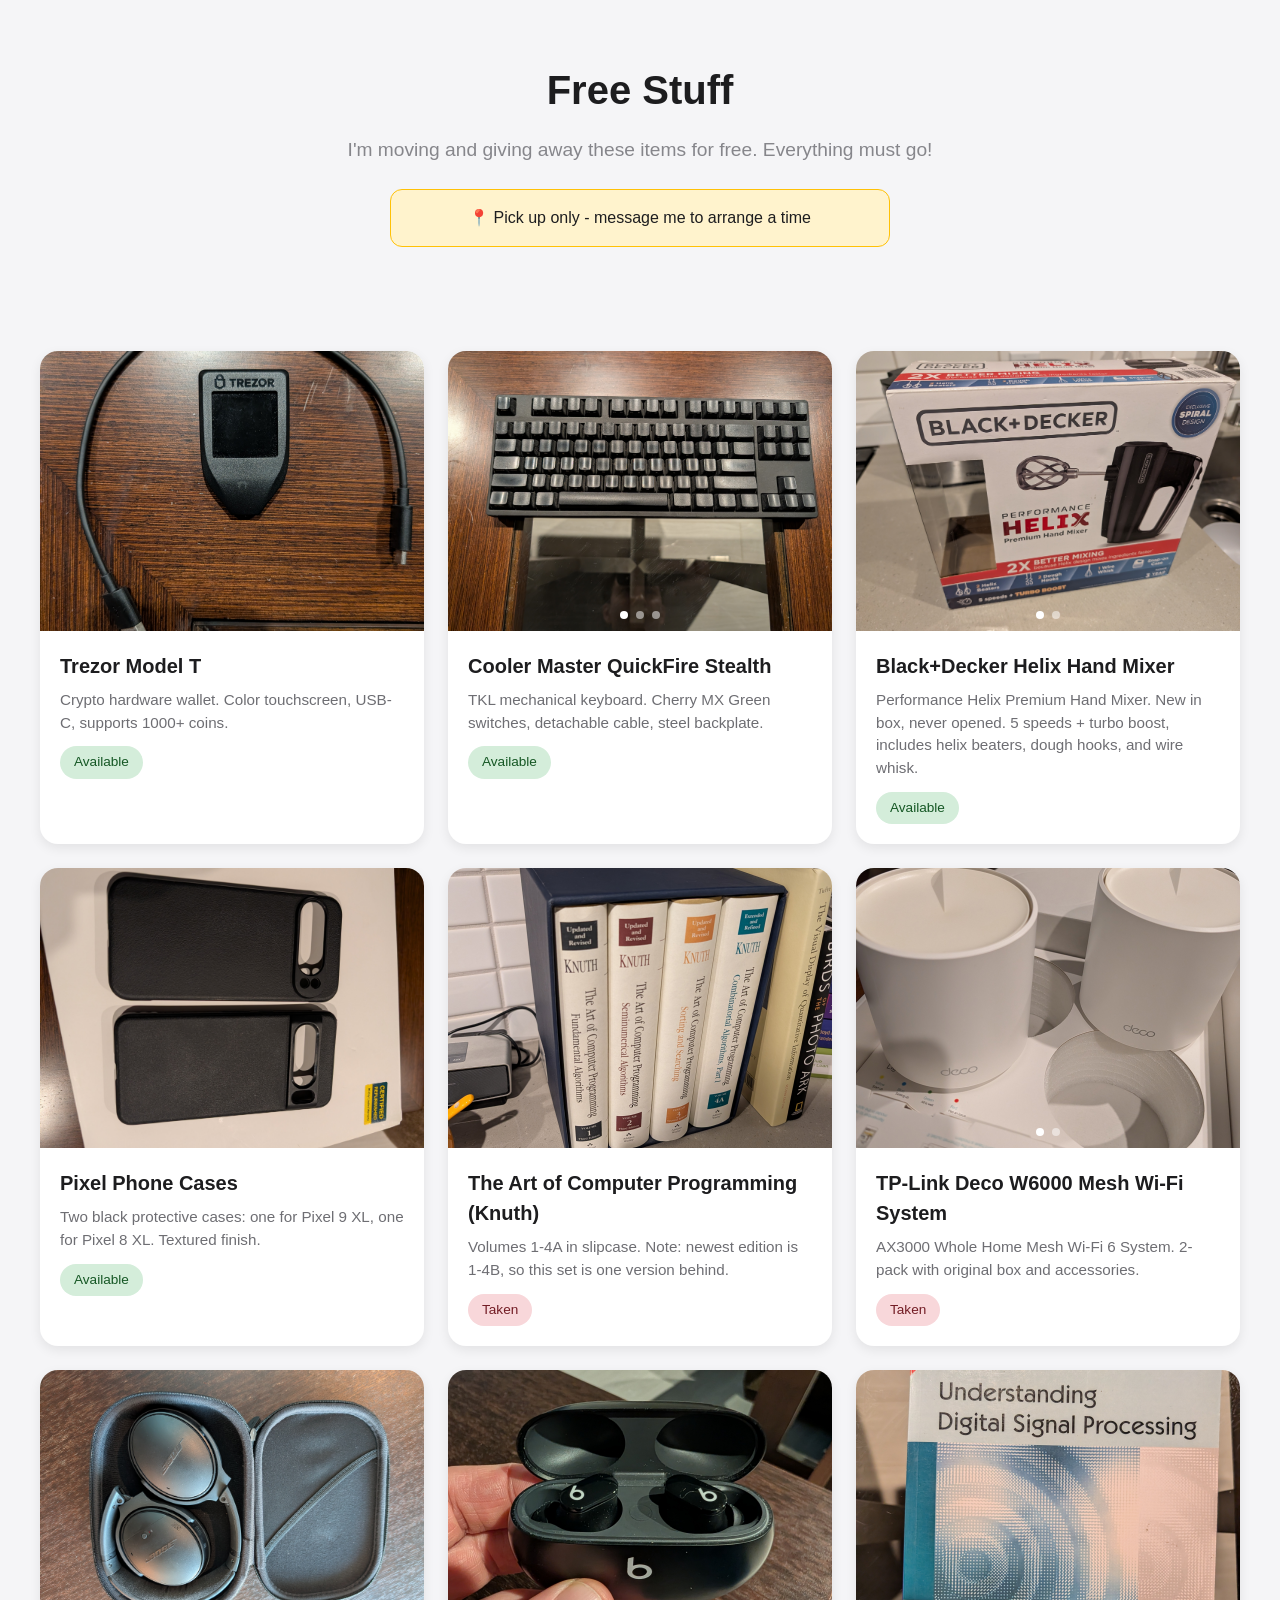
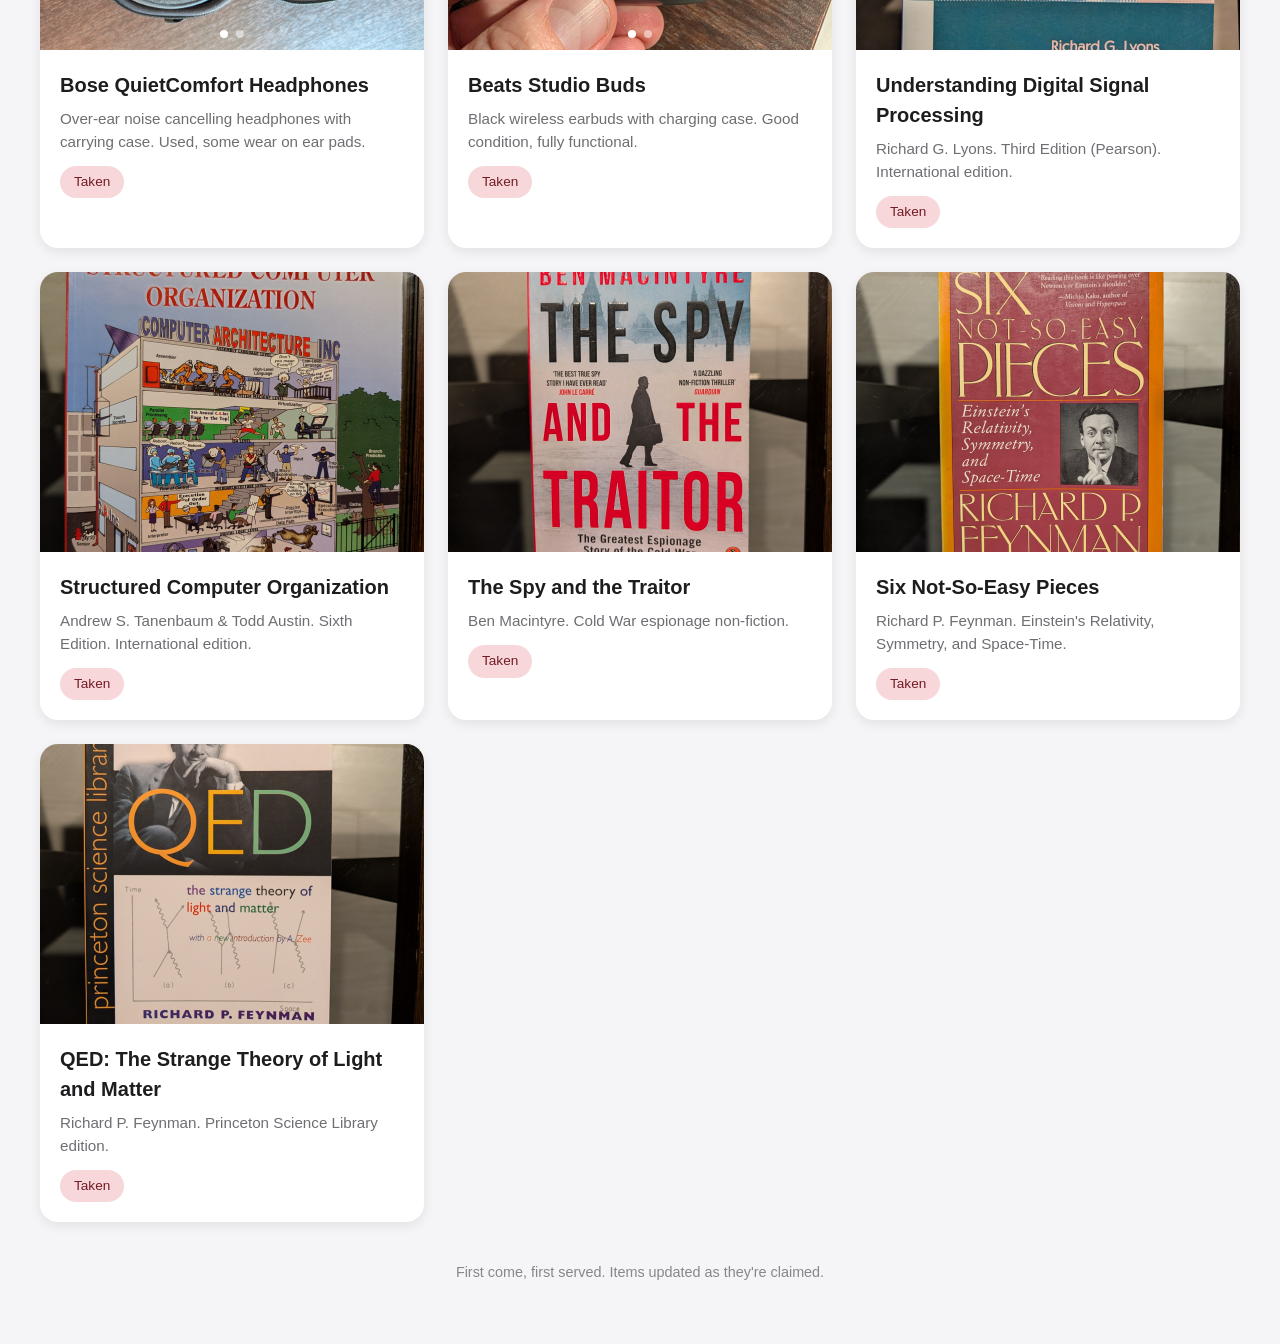
<file: docs/free-stuff/index.html>
<!DOCTYPE html>
<html lang="en">
<head>
  <meta charset="UTF-8">
  <meta name="viewport" content="width=device-width, initial-scale=1.0">
  <title>Free Stuff - Pick Up Only</title>
  <style>
    * {
      box-sizing: border-box;
      margin: 0;
      padding: 0;
    }

    body {
      font-family: -apple-system, BlinkMacSystemFont, 'Segoe UI', Roboto, Oxygen, Ubuntu, sans-serif;
      background: #f5f5f7;
      color: #1d1d1f;
      line-height: 1.5;
      padding: 20px;
    }

    .container {
      max-width: 1200px;
      margin: 0 auto;
    }

    header {
      text-align: center;
      padding: 40px 20px;
      margin-bottom: 40px;
    }

    h1 {
      font-size: 2.5rem;
      font-weight: 600;
      margin-bottom: 16px;
      color: #1d1d1f;
    }

    .subtitle {
      font-size: 1.2rem;
      color: #86868b;
      max-width: 600px;
      margin: 0 auto;
    }

    .notice {
      background: #fff3cd;
      border: 1px solid #ffc107;
      border-radius: 12px;
      padding: 16px 24px;
      margin: 24px auto;
      max-width: 500px;
      font-weight: 500;
    }

    .items-grid {
      display: grid;
      grid-template-columns: repeat(auto-fill, minmax(320px, 1fr));
      gap: 24px;
    }

    .item-card {
      background: white;
      border-radius: 18px;
      overflow: hidden;
      box-shadow: 0 4px 12px rgba(0,0,0,0.08);
      transition: transform 0.2s, box-shadow 0.2s;
    }

    .item-card:hover {
      transform: translateY(-4px);
      box-shadow: 0 8px 24px rgba(0,0,0,0.12);
    }

    .item-images {
      position: relative;
      height: 280px;
      overflow: hidden;
      background: #f5f5f7;
    }

    .item-images img {
      width: 100%;
      height: 100%;
      object-fit: cover;
      display: none;
    }

    .item-images img.active {
      display: block;
    }

    .image-nav {
      position: absolute;
      bottom: 12px;
      left: 50%;
      transform: translateX(-50%);
      display: flex;
      gap: 8px;
    }

    .image-dot {
      width: 8px;
      height: 8px;
      border-radius: 50%;
      background: rgba(255,255,255,0.5);
      border: none;
      cursor: pointer;
      transition: background 0.2s;
    }

    .image-dot.active {
      background: white;
    }

    .image-arrows {
      position: absolute;
      top: 50%;
      transform: translateY(-50%);
      width: 100%;
      display: flex;
      justify-content: space-between;
      padding: 0 8px;
      pointer-events: none;
    }

    .image-arrow {
      width: 36px;
      height: 36px;
      border-radius: 50%;
      background: rgba(255,255,255,0.9);
      border: none;
      cursor: pointer;
      display: flex;
      align-items: center;
      justify-content: center;
      font-size: 18px;
      color: #1d1d1f;
      pointer-events: auto;
      opacity: 0;
      transition: opacity 0.2s;
    }

    .item-images:hover .image-arrow {
      opacity: 1;
    }

    .image-arrow:hover {
      background: white;
    }

    .item-content {
      padding: 20px;
    }

    .item-title {
      font-size: 1.25rem;
      font-weight: 600;
      margin-bottom: 8px;
    }

    .item-description {
      color: #6e6e73;
      font-size: 0.95rem;
    }

    .item-status {
      display: inline-block;
      margin-top: 12px;
      padding: 6px 14px;
      border-radius: 20px;
      font-size: 0.85rem;
      font-weight: 500;
    }

    .item-status.available {
      background: #d4edda;
      color: #155724;
    }

    .item-status.taken {
      background: #f8d7da;
      color: #721c24;
    }

    footer {
      text-align: center;
      padding: 40px 20px;
      color: #86868b;
      font-size: 0.9rem;
    }

    @media (max-width: 600px) {
      h1 {
        font-size: 1.8rem;
      }

      .subtitle {
        font-size: 1rem;
      }

      .items-grid {
        grid-template-columns: 1fr;
      }
    }
  </style>
</head>
<body>
  <div class="container">
    <header>
      <h1>Free Stuff</h1>
      <p class="subtitle">I'm moving and giving away these items for free. Everything must go!</p>
      <div class="notice">
        📍 Pick up only - message me to arrange a time
      </div>
    </header>

    <div class="items-grid" id="items-grid">
      <!-- Items will be loaded here -->
    </div>

    <footer>
      <p>First come, first served. Items updated as they're claimed.</p>
    </footer>
  </div>

  <script>
    const items = [
      {
        "id": "knuth-taocp",
        "title": "The Art of Computer Programming (Knuth)",
        "description": "Volumes 1-4A in slipcase. Note: newest edition is 1-4B, so this set is one version behind.",
        "images": ["imgs/PXL_20251215_024613001.jpg"],
        "available": false,
        "value": 200
      },
      {
        "id": "trezor-model-t",
        "title": "Trezor Model T",
        "description": "Crypto hardware wallet. Color touchscreen, USB-C, supports 1000+ coins.",
        "images": ["imgs/PXL_20251215_035253134.jpg"],
        "available": true,
        "value": 180
      },
      {
        "id": "tp-link-deco",
        "title": "TP-Link Deco W6000 Mesh Wi-Fi System",
        "description": "AX3000 Whole Home Mesh Wi-Fi 6 System. 2-pack with original box and accessories.",
        "images": ["imgs/PXL_20251215_024055820.jpg", "imgs/PXL_20251215_024107553.jpg"],
        "available": false,
        "value": 150
      },
      {
        "id": "bose-headphones",
        "title": "Bose QuietComfort Headphones",
        "description": "Over-ear noise cancelling headphones with carrying case. Used, some wear on ear pads.",
        "images": ["imgs/PXL_20251210_184411046.jpg", "imgs/PXL_20251210_184417467.jpg"],
        "available": false,
        "value": 100
      },
      {
        "id": "cm-keyboard",
        "title": "Cooler Master QuickFire Stealth",
        "description": "TKL mechanical keyboard. Cherry MX Green switches, detachable cable, steel backplate.",
        "images": ["imgs/PXL_20251215_035314799.jpg", "imgs/PXL_20251215_035319738.jpg", "imgs/PXL_20251215_035328590.jpg"],
        "available": true,
        "value": 80
      },
      {
        "id": "beats-studio-buds",
        "title": "Beats Studio Buds",
        "description": "Black wireless earbuds with charging case. Good condition, fully functional.",
        "images": ["imgs/PXL_20251215_023956899.jpg", "imgs/PXL_20251215_024016701.jpg"],
        "available": false,
        "value": 50
      },
      {
        "id": "hand-mixer",
        "title": "Black+Decker Helix Hand Mixer",
        "description": "Performance Helix Premium Hand Mixer. New in box, never opened. 5 speeds + turbo boost, includes helix beaters, dough hooks, and wire whisk.",
        "images": ["imgs/PXL_20251215_024423913.jpg", "imgs/PXL_20251215_024432372.jpg"],
        "available": true,
        "value": 45
      },
      {
        "id": "dsp-lyons",
        "title": "Understanding Digital Signal Processing",
        "description": "Richard G. Lyons. Third Edition (Pearson). International edition.",
        "images": ["imgs/PXL_20251215_034519464.jpg"],
        "available": false,
        "value": 20
      },
      {
        "id": "tanenbaum-computer-org",
        "title": "Structured Computer Organization",
        "description": "Andrew S. Tanenbaum & Todd Austin. Sixth Edition. International edition.",
        "images": ["imgs/PXL_20251215_034526901.jpg"],
        "available": false,
        "value": 20
      },
      {
        "id": "spy-traitor",
        "title": "The Spy and the Traitor",
        "description": "Ben Macintyre. Cold War espionage non-fiction.",
        "images": ["imgs/PXL_20251215_034455277.jpg"],
        "available": false,
        "value": 15
      },
      {
        "id": "feynman-six-pieces",
        "title": "Six Not-So-Easy Pieces",
        "description": "Richard P. Feynman. Einstein's Relativity, Symmetry, and Space-Time.",
        "images": ["imgs/PXL_20251215_034503387.jpg"],
        "available": false,
        "value": 15
      },
      {
        "id": "feynman-qed",
        "title": "QED: The Strange Theory of Light and Matter",
        "description": "Richard P. Feynman. Princeton Science Library edition.",
        "images": ["imgs/PXL_20251215_034509698.jpg"],
        "available": false,
        "value": 15
      },
      {
        "id": "phone-cases",
        "title": "Pixel Phone Cases",
        "description": "Two black protective cases: one for Pixel 9 XL, one for Pixel 8 XL. Textured finish.",
        "images": ["imgs/PXL_20251215_024141815.jpg"],
        "available": true,
        "value": 2
      }
    ];

    function createItemCard(item) {
      const hasMultipleImages = item.images.length > 1;

      let imagesHtml = item.images.map((img, idx) =>
        `<img src="${img}" alt="${item.title}" class="${idx === 0 ? 'active' : ''}" data-index="${idx}">`
      ).join('');

      let dotsHtml = '';
      let arrowsHtml = '';

      if (hasMultipleImages) {
        dotsHtml = `<div class="image-nav">
          ${item.images.map((_, idx) =>
            `<button class="image-dot ${idx === 0 ? 'active' : ''}" data-index="${idx}"></button>`
          ).join('')}
        </div>`;

        arrowsHtml = `<div class="image-arrows">
          <button class="image-arrow prev">‹</button>
          <button class="image-arrow next">›</button>
        </div>`;
      }

      return `
        <div class="item-card" data-item-id="${item.id}">
          <div class="item-images">
            ${imagesHtml}
            ${dotsHtml}
            ${arrowsHtml}
          </div>
          <div class="item-content">
            <h2 class="item-title">${item.title}</h2>
            <p class="item-description">${item.description}</p>
            <span class="item-status ${item.available ? 'available' : 'taken'}">
              ${item.available ? 'Available' : 'Taken'}
            </span>
          </div>
        </div>
      `;
    }

    function initImageCarousel(card) {
      const images = card.querySelectorAll('.item-images img');
      const dots = card.querySelectorAll('.image-dot');
      const prevBtn = card.querySelector('.image-arrow.prev');
      const nextBtn = card.querySelector('.image-arrow.next');

      if (images.length <= 1) return;

      let currentIndex = 0;

      function showImage(index) {
        images.forEach(img => img.classList.remove('active'));
        dots.forEach(dot => dot.classList.remove('active'));
        images[index].classList.add('active');
        dots[index].classList.add('active');
        currentIndex = index;
      }

      dots.forEach(dot => {
        dot.addEventListener('click', () => {
          showImage(parseInt(dot.dataset.index));
        });
      });

      if (prevBtn && nextBtn) {
        prevBtn.addEventListener('click', () => {
          const newIndex = currentIndex === 0 ? images.length - 1 : currentIndex - 1;
          showImage(newIndex);
        });

        nextBtn.addEventListener('click', () => {
          const newIndex = currentIndex === images.length - 1 ? 0 : currentIndex + 1;
          showImage(newIndex);
        });
      }
    }

    // Render items sorted by availability (available at top), then value descending
    const grid = document.getElementById('items-grid');
    grid.innerHTML = [...items].sort((a, b) => (b.available - a.available) || (b.value - a.value)).map(createItemCard).join('');

    // Initialize carousels
    document.querySelectorAll('.item-card').forEach(initImageCarousel);
  </script>
</body>
</html>
</file>
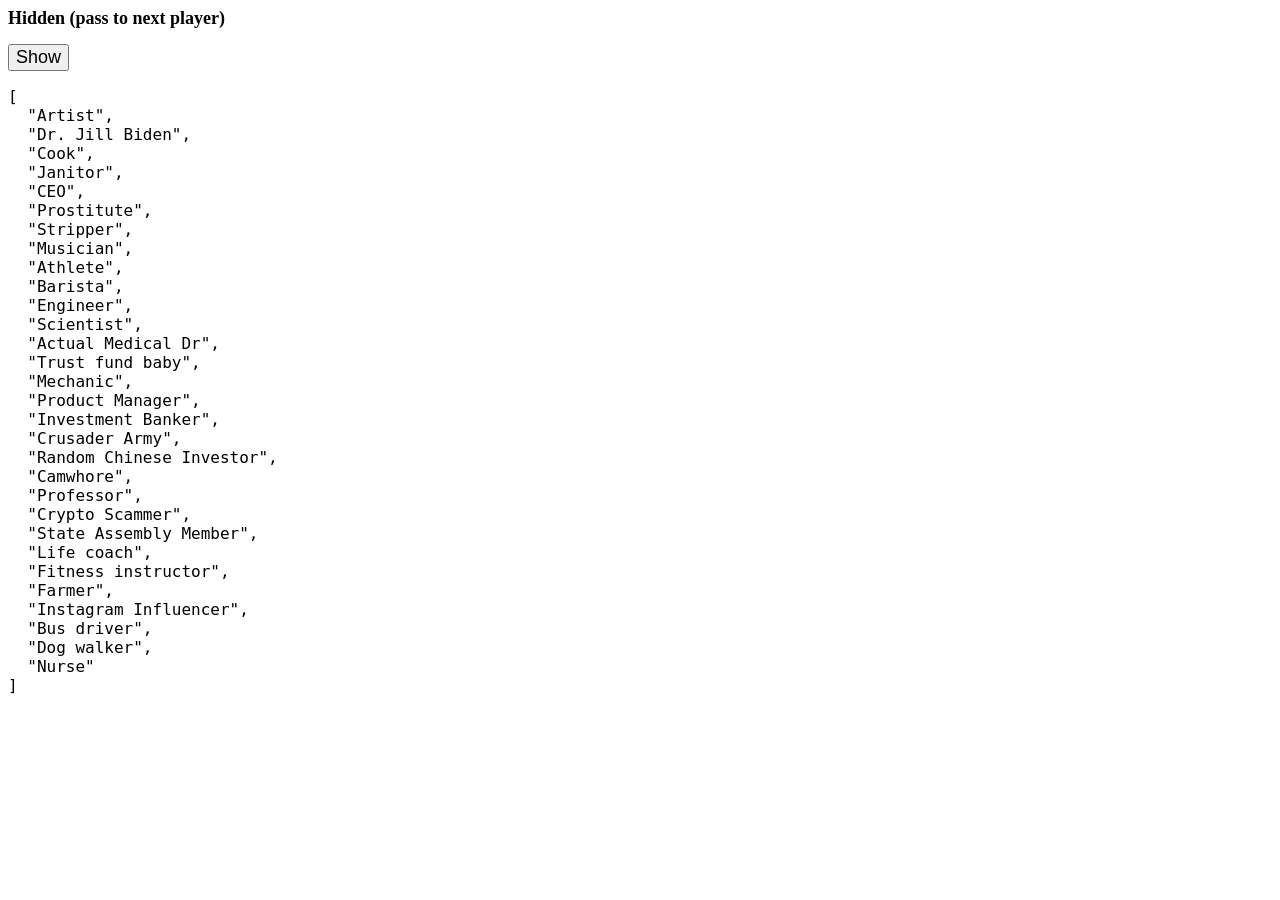
<file: docs/spy.html>
<html>

<script>

const people = [
"Elon musk",
"Joe biden",
"Godzilla",
"MLK",
"Jeffery Dommer",

"Stalin",
"Neil Armstrong",
"Michael Jordan",
"George Washington",
"Samuel Jackson",

"Kim k",
"Cardi B",
"Lance Armstrong",
"Elizabeth Holmes",
"Steve jobs",

"Bill Cosby",
"Jefferey Epstein",
"Gandhi",
"Jesus",
"Michele Obama",

"Oprah",
"Dave chapelle",
"Brock turner",
"Hitler",
"Genghis Khan",

"Donald Trump",
"Tom Cruise",
"Pamela Anderson",
"Ron Jeremy",
"Michael Jackson",
];

const professions = [
"Artist",
"Dr. Jill Biden",
"Cook",
"Janitor",
"CEO",

"Prostitute",
"Stripper",
"Musician",
"Athlete",
"Barista",

"Engineer",
"Scientist",
"Actual Medical Dr",
"Trust fund baby",
"Mechanic",

"Product Manager",
"Investment Banker",
"Crusader Army",
"Random Chinese Investor",
"Camwhore",

"Professor",
"Crypto Scammer",
"State Assembly Member",
"Life coach",
"Fitness instructor",

"Farmer",
"Instagram Influencer",
"Bus driver",
"Dog walker",
"Nurse",
];

const lists = {
 people,
 professions,
};

const g = (s) => {
 return document.getElementById(s);
}
const hidden = "hidden";
const visible = "unset";

function shuffle(array) {
  let currentIndex = array.length,  randomIndex;
  // While there remain elements to shuffle.
  while (currentIndex != 0) {
    // Pick a remaining element.
    randomIndex = Math.floor(Math.random() * currentIndex);
    currentIndex--;

    // And swap it with the current element.
    [array[currentIndex], array[randomIndex]] = [
      array[randomIndex], array[currentIndex]];
  }
  return array;
}

const params = new URLSearchParams(window.location.search);
const numPlayers = params.has('n') ? parseInt(params.get('n')) : 5;
let deck = [];
let current = 0;

const setupGame = () => {
 onHide();
 const items = params.has('list') ? lists[params.get('list')] : professions;
 const item = items[Math.floor(Math.random()*items.length)];

 for (let i = 0; i < numPlayers - 1; ++i) {
   deck.push(item);
 }
 deck.push("SPY");
 deck = shuffle(deck);

 g('list').innerHTML = JSON.stringify(items, null, 2);
};

const onShow = () => {
 g('label').innerText = 'Player ' + current + ' is ' + deck[current];
 g('hide').style.visibility = visible;
 g('show').style.visibility = hidden;
 current += 1;
};

const onHide = () => {
 if (current >= numPlayers) {
  g('label').innerText = 'Done';
  g('hide').style.visibility = hidden;
  g('show').style.visibility = hidden;
  return;
 }

 g('label').innerText = 'Hidden (pass to next player)';
 g('hide').style.visibility = hidden;
 g('show').style.visibility = visible;
};

window.onload = () => {
  g('hide').onclick = onHide;
  g('show').onclick = onShow;
  setupGame();
};

</script>

<style>
 * {
   font-size: large;
 }
</style>

<body>
<h2 id="label">Hidden</h2>

<button id="show">Show</button>
<button id="hide">Hide (done with turn)</button>
<pre id="list">
</pre>

</body>
</html>
</file>
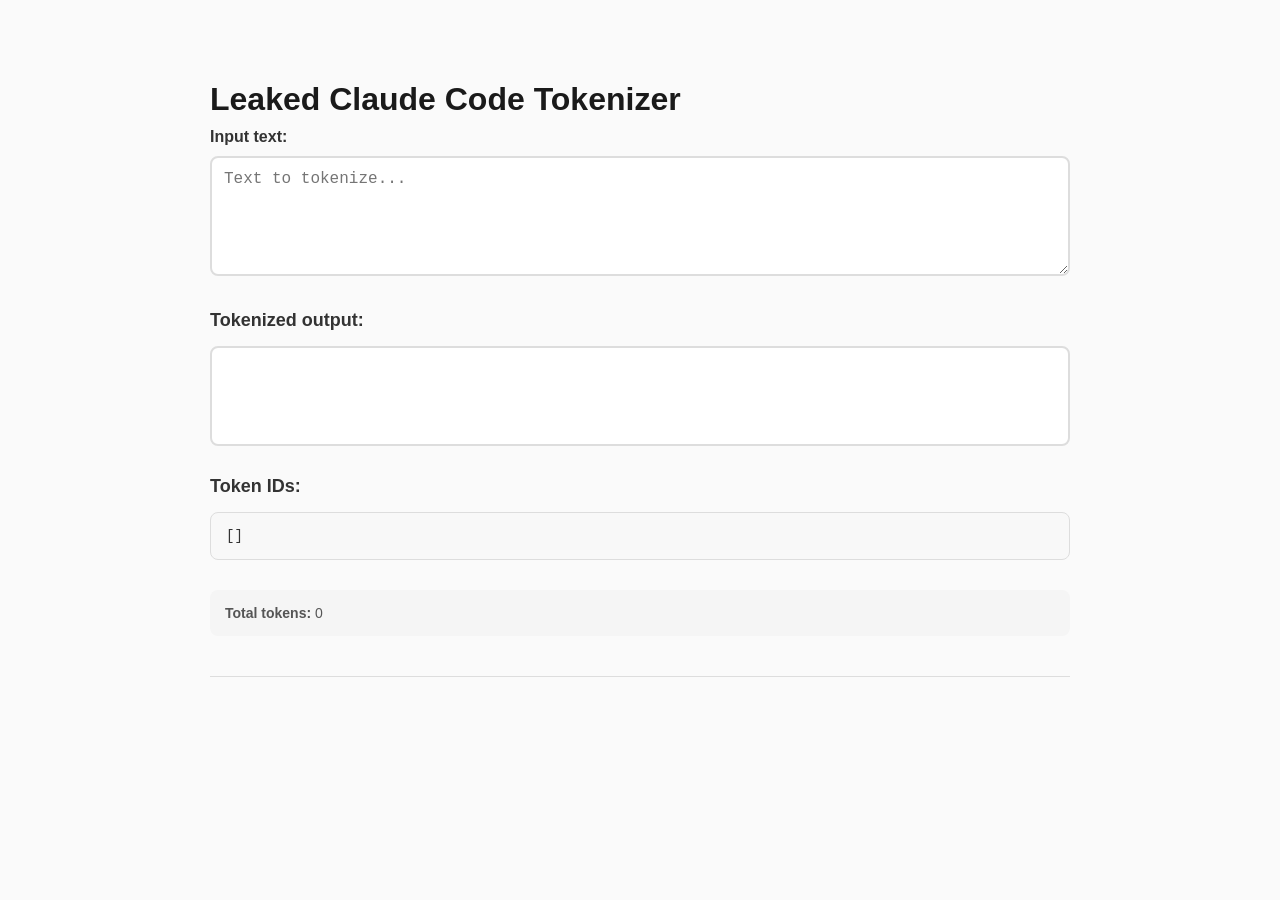
<file: docs/apps/claude_tokenizer.html>
<!DOCTYPE html>
<html lang="en">
<head>
    <meta charset="UTF-8">
    <meta name="viewport" content="width=device-width, initial-scale=1.0">
    <title>Leaked Claude Code Tokenizer</title>
    <style>
        * {
            box-sizing: border-box;
        }
        
        body {
            margin: 0;
            font-family: -apple-system, BlinkMacSystemFont, "Segoe UI", Roboto, sans-serif;
            background-color: #fafafa;
        }
        
        .container {
            max-width: 900px;
            margin: 40px auto;
            padding: 20px;
        }
        
        h1 {
            font-size: 32px;
            margin-bottom: 10px;
            color: #1a1a1a;
        }
        
        .subtitle {
            color: #666;
            font-size: 16px;
            line-height: 1.5;
            margin-bottom: 30px;
        }
        
        .input-section {
            margin-bottom: 30px;
        }
        
        label {
            display: block;
            margin-bottom: 10px;
            font-weight: 600;
            color: #333;
        }
        
        textarea {
            width: 100%;
            min-height: 120px;
            padding: 12px;
            font-size: 16px;
            border: 2px solid #ddd;
            border-radius: 8px;
            font-family: Monaco, "Courier New", monospace;
            resize: vertical;
        }
        
        .stats {
            margin-bottom: 20px;
            padding: 15px;
            background-color: #f5f5f5;
            border-radius: 8px;
            font-size: 14px;
            color: #555;
        }
        
        .section {
            margin-bottom: 30px;
        }
        
        h2 {
            font-size: 18px;
            margin-bottom: 15px;
            color: #333;
        }
        
        .token-display {
            padding: 20px;
            background-color: #fff;
            border: 2px solid #ddd;
            border-radius: 8px;
            line-height: 1.8;
            font-size: 14px;
            font-family: Monaco, "Courier New", monospace;
            min-height: 100px;
        }
        
        .token {
            padding: 2px 4px;
            margin: 1px;
            border-radius: 3px;
            display: inline-block;
            cursor: help;
            text-align: center;
            font-size: 14px;
            line-height: 1.3;
        }
        
        .token-claude {
            border: 1px solid #d32f2f;
            font-weight: 600;
        }
        
        .token-utf8 {
            border: none;
        }
        
        .token-ids {
            padding: 15px;
            background-color: #f8f8f8;
            border: 1px solid #ddd;
            border-radius: 8px;
            font-family: Monaco, "Courier New", monospace;
            font-size: 14px;
            overflow-x: auto;
            color: #333;
        }
        
        .footer {
            margin-top: 40px;
            padding-top: 20px;
            border-top: 1px solid #ddd;
            font-size: 12px;
            color: #999;
            text-align: center;
        }
        
        .footer a {
            color: #0066cc;
        }
    </style>
</head>
<body>
    <div class="container">
        <div>
            <h1>Leaked Claude Code Tokenizer</h1>
        </div>

        <div class="input-section">
            <label for="textInput">Input text:</label>
            <textarea 
                id="textInput"
                placeholder="Text to tokenize..."
            ></textarea>
        </div>

        <div class="section">
            <h2>Tokenized output:</h2>
            <div id="tokenDisplay" class="token-display"></div>
        </div>

        <div class="section">
            <h2>Token IDs:</h2>
            <div id="tokenIds" class="token-ids"></div>
        </div>

        <div id="stats" class="stats"></div>

        <div class="footer">
        </div>
    </div>

    <script>
        const CLAUDE_CODE_PHRASES = {
  "you're absolutely correct!": 1,
  "You're absolutely correct!": 2,
  "you're absolutely correct.": 3,
  "You're absolutely correct.": 4,
  " you're absolutely correct": 5,
  " You're absolutely correct": 6,
  "you're absolutely correct": 7,
  "You're absolutely correct": 8,
  "you're absolutely right!": 9,
  "You're absolutely right!": 10,
  "you're absolutely right.": 11,
  "You're absolutely right.": 12,
  " you're absolutely right": 13,
  " You're absolutely right": 14,
  "you're absolutely right": 15,
  "You're absolutely right": 16,
  "you make a good point!": 17,
  "You make a good point!": 18,
  "you make a good point.": 19,
  "You make a good point.": 20,
  " you make a good point": 21,
  " You make a good point": 22,
  "you make a good point": 23,
  "You make a good point": 24,
  "that's a fair point!": 25,
  "That's a fair point!": 26,
  "that's a fair point.": 27,
  "That's a fair point.": 28,
  " that's a fair point": 29,
  " That's a fair point": 30,
  "i see what you mean!": 31,
  "I see what you mean!": 32,
  "i see what you mean.": 33,
  "I see what you mean.": 34,
  " i see what you mean": 35,
  " I see what you mean": 36,
  "let me correct that!": 37,
  "Let me correct that!": 38,
  "let me correct that.": 39,
  "Let me correct that.": 40,
  " let me correct that": 41,
  " Let me correct that": 42,
  "makes perfect sense!": 43,
  "Makes perfect sense!": 44,
  "makes perfect sense.": 45,
  "Makes perfect sense.": 46,
  " makes perfect sense": 47,
  " Makes perfect sense": 48,
  "that's a fair point": 49,
  "That's a fair point": 50,
  "i see what you mean": 51,
  "I see what you mean": 52,
  "let me correct that": 53,
  "Let me correct that": 54,
  "makes perfect sense": 55,
  "Makes perfect sense": 56,
  " you're absolutely": 57,
  " You're absolutely": 58,
  "i stand corrected!": 59,
  "I stand corrected!": 60,
  "i stand corrected.": 61,
  "I stand corrected.": 62,
  " i stand corrected": 63,
  " I stand corrected": 64,
  "you're absolutely": 65,
  "You're absolutely": 66,
  "i stand corrected": 67,
  "I stand corrected": 68,
  "that makes sense!": 69,
  "That makes sense!": 70,
  "that makes sense.": 71,
  "That makes sense.": 72,
  " that makes sense": 73,
  " That makes sense": 74,
  "let me fix that!": 75,
  "Let me fix that!": 76,
  "let me fix that.": 77,
  "Let me fix that.": 78,
  " let me fix that": 79,
  " Let me fix that": 80,
  " you make a good": 81,
  " You make a good": 82,
  "that makes sense": 83,
  "That makes sense": 84,
  "excellent point!": 85,
  "Excellent point!": 86,
  "excellent point.": 87,
  "Excellent point.": 88,
  " excellent point": 89,
  " Excellent point": 90,
  "you're correct!": 91,
  "You're correct!": 92,
  "you're correct.": 93,
  "You're correct.": 94,
  " you're correct": 95,
  " You're correct": 96,
  "let me fix that": 97,
  "Let me fix that": 98,
  " i see what you": 99,
  " I see what you": 100,
  "you make a good": 101,
  "You make a good": 102,
  " let me correct": 103,
  " Let me correct": 104,
  "excellent point": 105,
  "Excellent point": 106,
  "you're spot on!": 107,
  "You're spot on!": 108,
  "you're spot on.": 109,
  "You're spot on.": 110,
  " you're spot on": 111,
  " You're spot on": 112,
  "that's correct!": 113,
  "That's correct!": 114,
  "that's correct.": 115,
  "That's correct.": 116,
  " that's correct": 117,
  " That's correct": 118,
  "you're correct": 119,
  "You're correct": 120,
  " that's a fair": 121,
  " That's a fair": 122,
  "i should have!": 123,
  "I should have!": 124,
  "i should have.": 125,
  "I should have.": 126,
  " i should have": 127,
  " I should have": 128,
  "let me revise!": 129,
  "Let me revise!": 130,
  "let me revise.": 131,
  "Let me revise.": 132,
  " let me revise": 133,
  " Let me revise": 134,
  "i see what you": 135,
  "I see what you": 136,
  "i'll fix that!": 137,
  "I'll fix that!": 138,
  "i'll fix that.": 139,
  "I'll fix that.": 140,
  " i'll fix that": 141,
  " I'll fix that": 142,
  "let me correct": 143,
  "Let me correct": 144,
  "you're spot on": 145,
  "You're spot on": 146,
  "that's correct": 147,
  "That's correct": 148,
  "exactly right!": 149,
  "Exactly right!": 150,
  "exactly right.": 151,
  "Exactly right.": 152,
  " exactly right": 153,
  " Exactly right": 154,
  " makes perfect": 155,
  " Makes perfect": 156,
  "you're right!": 157,
  "You're right!": 158,
  "you're right.": 159,
  "You're right.": 160,
  " you're right": 161,
  " You're right": 162,
  "that's a fair": 163,
  "That's a fair": 164,
  "i should have": 165,
  "I should have": 166,
  "let me revise": 167,
  "Let me revise": 168,
  "i'll fix that": 169,
  "I'll fix that": 170,
  "exactly right": 171,
  "Exactly right": 172,
  "i understand!": 173,
  "I understand!": 174,
  "i understand.": 175,
  "I understand.": 176,
  " i understand": 177,
  " I understand": 178,
  "makes perfect": 179,
  "Makes perfect": 180,
  "you're right": 181,
  "You're right": 182,
  "i apologize!": 183,
  "I apologize!": 184,
  "i apologize.": 185,
  "I apologize.": 186,
  " i apologize": 187,
  " I apologize": 188,
  "great catch!": 189,
  "Great catch!": 190,
  "great catch.": 191,
  "Great catch.": 192,
  " great catch": 193,
  " Great catch": 194,
  "fair enough!": 195,
  "Fair enough!": 196,
  "fair enough.": 197,
  "Fair enough.": 198,
  " fair enough": 199,
  " Fair enough": 200,
  " you're spot": 201,
  " You're spot": 202,
  "i understand": 203,
  "I understand": 204,
  "i apologize": 205,
  "I apologize": 206,
  " let me fix": 207,
  " Let me fix": 208,
  "great catch": 209,
  "Great catch": 210,
  "good point!": 211,
  "Good point!": 212,
  "good point.": 213,
  "Good point.": 214,
  " good point": 215,
  " Good point": 216,
  "my mistake!": 217,
  "My mistake!": 218,
  "my mistake.": 219,
  "My mistake.": 220,
  " my mistake": 221,
  " My mistake": 222,
  " i see what": 223,
  " I see what": 224,
  " you make a": 225,
  " You make a": 226,
  "fair enough": 227,
  "Fair enough": 228,
  "absolutely!": 229,
  "Absolutely!": 230,
  "absolutely.": 231,
  "Absolutely.": 232,
  " absolutely": 233,
  " Absolutely": 234,
  " that makes": 235,
  " That makes": 236,
  "good catch!": 237,
  "Good catch!": 238,
  "good catch.": 239,
  "Good catch.": 240,
  " good catch": 241,
  " Good catch": 242,
  "you're spot": 243,
  "You're spot": 244,
  "let me fix": 245,
  "Let me fix": 246,
  "good point": 247,
  "Good point": 248,
  "my mistake": 249,
  "My mistake": 250,
  "i see what": 251,
  "I see what": 252,
  "you make a": 253,
  "You make a": 254,
  "absolutely": 255,
  "Absolutely": 256,
  "that makes": 257,
  "That makes": 258,
  "good catch": 259,
  "Good catch": 260,
  " excellent": 261,
  " Excellent": 262,
  "precisely!": 263,
  "Precisely!": 264,
  "precisely.": 265,
  "Precisely.": 266,
  " precisely": 267,
  " Precisely": 268,
  " that's a": 269,
  " That's a": 270,
  " i should": 271,
  " I should": 272,
  "actually!": 273,
  "Actually!": 274,
  "actually.": 275,
  "Actually.": 276,
  " actually": 277,
  " Actually": 278,
  " you make": 279,
  " You make": 280,
  " i'll fix": 281,
  " I'll fix": 282,
  "excellent": 283,
  "Excellent": 284,
  "precisely": 285,
  "Precisely": 286,
  "that's a": 287,
  "That's a": 288,
  "i should": 289,
  "I should": 290,
  "actually": 291,
  "Actually": 292,
  "you make": 293,
  "You make": 294,
  " i stand": 295,
  " I stand": 296,
  "i agree!": 297,
  "I agree!": 298,
  "i agree.": 299,
  "I agree.": 300,
  " i agree": 301,
  " I agree": 302,
  "i'll fix": 303,
  "I'll fix": 304,
  " exactly": 305,
  " Exactly": 306,
  " you're": 307,
  " You're": 308,
  " let me": 309,
  " Let me": 310,
  " that's": 311,
  " That's": 312,
  "i stand": 313,
  "I stand": 314,
  "indeed!": 315,
  "Indeed!": 316,
  "indeed.": 317,
  "Indeed.": 318,
  " indeed": 319,
  " Indeed": 320,
  "i agree": 321,
  "I agree": 322,
  "exactly": 323,
  "Exactly": 324,
  "you're": 325,
  "You're": 326,
  "let me": 327,
  "Let me": 328,
  " great": 329,
  " Great": 330,
  "that's": 331,
  "That's": 332,
  " i see": 333,
  " I see": 334,
  "indeed": 335,
  "Indeed": 336,
  " makes": 337,
  " Makes": 338,
  "great": 339,
  "Great": 340,
  " good": 341,
  " Good": 342,
  "i see": 343,
  "I see": 344,
  " fair": 345,
  " Fair": 346,
  " that": 347,
  " That": 348,
  " i'll": 349,
  " I'll": 350,
  "makes": 351,
  "Makes": 352,
  " let": 353,
  " Let": 354,
  "good": 355,
  "Good": 356,
  " you": 357,
  " You": 358,
  "fair": 359,
  "Fair": 360,
  "that": 361,
  "That": 362,
  "i'll": 363,
  "I'll": 364,
  "let": 365,
  "Let": 366,
  " my": 367,
  " My": 368,
  "you": 369,
  "You": 370,
  " i": 371,
  " I": 372,
  "my": 373,
  "My": 374,
  "i": 375,
  "I": 376,
  "you’re absolutely correct!": 377,
  "You’re absolutely correct!": 378,
  "you’re absolutely correct.": 379,
  "You’re absolutely correct.": 380,
  " you’re absolutely correct": 381,
  " You’re absolutely correct": 382,
  "you’re absolutely correct":  383,
  "You’re absolutely correct":  384,
  "you’re absolutely right!":   385,
  "You’re absolutely right!":   386,
  "you’re absolutely right.":   387,
  "You’re absolutely right.":   388,
  " you’re absolutely right":   389,
  " You’re absolutely right":   390,
  "you’re absolutely right":    391,
  "You’re absolutely right":    392,
};

        const COLORS = [
            '#FFB3BA', '#FFDFBA', '#FFFFBA', '#BAFFC9', '#BAE1FF',
            '#FFB3E6', '#C9C9FF', '#FFD4BA', '#BAFFFF', '#E6BAFF',
            '#FFC4D0', '#FFE5BA', '#FFFACD', '#D0FFBA', '#BAF0FF',
        ];

        function tokenize(text) {
            if (!text) return [];
            
            const result = [];
            let i = 0;
            
            while (i < text.length) {
                // Try to match Claude Code phrases (case-insensitive)
                let matched = false;
                
                for (const [phrase, tokenId] of Object.entries(CLAUDE_CODE_PHRASES)) {
                    if (text.substring(i, i + phrase.length).toLowerCase() === phrase.toLowerCase()) {
                        result.push({
                            text: text.substring(i, i + phrase.length),
                            id: tokenId,
                            type: 'claude'
                        });
                        i += phrase.length;
                        matched = true;
                        break;
                    }
                }
                
                if (!matched) {
                    // Tokenize as UTF-8 code point
                    const char = text[i];
                    const codePoint = char.charCodeAt(0);
                    result.push({
                        text: char,
                        id: 10000 + codePoint, // Offset to avoid collision with Claude phrases
                        type: 'utf8'
                    });
                    i++;
                }
            }
            
            return result;
        }

        function getColor(index) {
            return COLORS[index % COLORS.length];
        }

        function displayToken(token, index) {
            const displayText = token.text === ' ' ? '␣' : token.text === '\n' ? '↵' : token.text;
            const tooltip = `Token ID: ${token.id}`;
            
            return `<span class="token token-${token.type}" 
                         style="background-color: ${getColor(index)}"
                         title="${tooltip}">
                        <div style="font-size: 14px; line-height: 1.2;">${displayText}</div>
                        <div style="font-size: 9px; color: #555; line-height: 1;">${token.id}</div>
                    </span>`;
        }

        function updateTokenization() {
            const text = document.getElementById('textInput').value;
            const tokens = tokenize(text);
            
            // Update stats
            document.getElementById('stats').innerHTML = 
                `<strong>Total tokens:</strong> ${tokens.length}`;
            
            // Update token display
            document.getElementById('tokenDisplay').innerHTML = 
                tokens.map((token, index) => displayToken(token, index)).join('');
            
            // Update token IDs
            document.getElementById('tokenIds').textContent = 
                `[${tokens.map(t => t.id).join(', ')}]`;
        }

        // Initialize
        document.addEventListener('DOMContentLoaded', () => {
            const textarea = document.getElementById('textInput');
            textarea.addEventListener('input', updateTokenization);
            updateTokenization(); // Initial render
        });
    </script>
</body>
</html>
</file>
